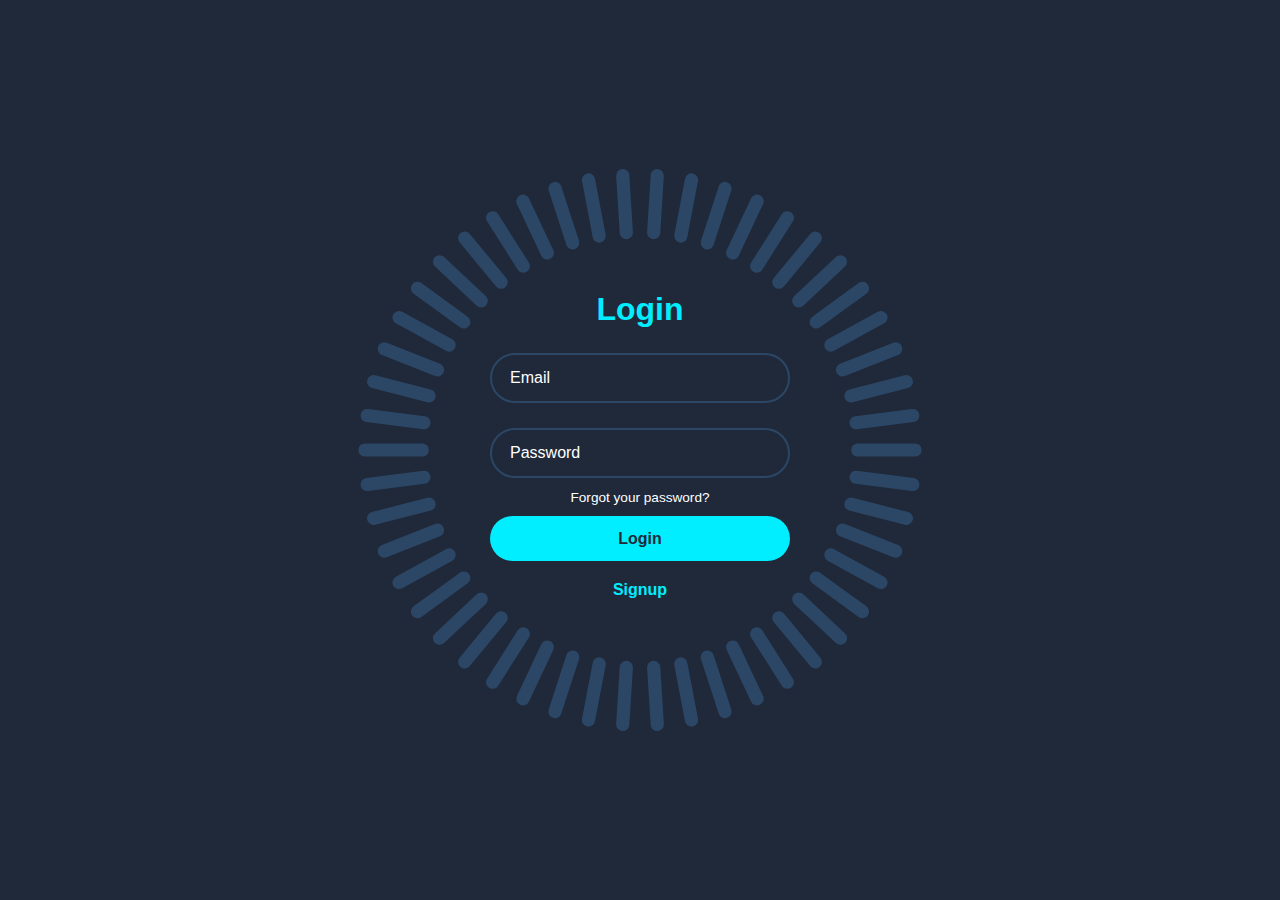
<file: .dist/codigo.html>
<!DOCTYPE html>
<html lang="en">
  <head>
    <meta charset="UTF-8" />
    <meta name="viewport" content="width=device-width, initial-scale=1.0" />
    <link rel="stylesheet" href="st.css" />

    <title>Document</title>
  </head>
  <body>
    <div class="container">
      <div class="login-box" id="login-box">
        <h2>Login</h2>
        <form>
          <div class="input-box">
            <input type="text" required />
            <label>Email</label>
          </div>
          <div class="input-box">
            <input type="password" required />
            <label>Password</label>
          </div>

          <div class="forgot-pass">
            <a href="#">Forgot your password?</a>
          </div>
          <button type="submit" class="btn">Login</button>
          <div class="signup-link">
            <a href="#">Signup</a>
          </div>
        </form>
      </div>

      <span style="--i: 0"></span>
      <span style="--i: 1"></span>
      <span style="--i: 2"></span>
      <span style="--i: 3"></span>
      <span style="--i: 4"></span>
      <span style="--i: 5"></span>
      <span style="--i: 6"></span>
      <span style="--i: 7"></span>
      <span style="--i: 8"></span>
      <span style="--i: 9"></span>
      <span style="--i: 10"></span>
      <span style="--i: 11"></span>
      <span style="--i: 12"></span>
      <span style="--i: 13"></span>
      <span style="--i: 14"></span>
      <span style="--i: 15"></span>
      <span style="--i: 16"></span>
      <span style="--i: 17"></span>
      <span style="--i: 18"></span>
      <span style="--i: 19"></span>
      <span style="--i: 20"></span>
      <span style="--i: 21"></span>
      <span style="--i: 22"></span>
      <span style="--i: 23"></span>
      <span style="--i: 24"></span>
      <span style="--i: 25"></span>
      <span style="--i: 26"></span>
      <span style="--i: 27"></span>
      <span style="--i: 28"></span>
      <span style="--i: 29"></span>
      <span style="--i: 30"></span>
      <span style="--i: 31"></span>
      <span style="--i: 32"></span>
      <span style="--i: 33"></span>
      <span style="--i: 34"></span>
      <span style="--i: 35"></span>
      <span style="--i: 36"></span>
      <span style="--i: 37"></span>
      <span style="--i: 38"></span>
      <span style="--i: 39"></span>
      <span style="--i: 40"></span>
      <span style="--i: 41"></span>
      <span style="--i: 42"></span>
      <span style="--i: 43"></span>
      <span style="--i: 44"></span>
      <span style="--i: 45"></span>
      <span style="--i: 46"></span>
      <span style="--i: 47"></span>
      <span style="--i: 48"></span>
      <span style="--i: 49"></span>

      <div class="signup-container" id="signup-container">
        <div class="signup-box" id="signup-box">
          <h2>Signup</h2>
          <form>
            <div class="input-box">
              <input type="text" required />
              <label>Email</label>
            </div>
            <div class="input-box">
              <input type="password" required />
              <label>Password</label>
            </div>
            <button type="submit" class="btn">Register</button>
          </form>
        </div>
      </div>
    </div>

    <script src="ni.js"></script>
  </body>
</html>
</file>
<file: .dist/st.css>
*{
    margin: 0;
    padding: 0;
    box-sizing: border-box;
    font-family: 'Franklin Gothic Medium', 'Arial Narrow', Arial, sans-serif;
}

body{
    display: flex;
    justify-content: center;
    align-items: center;
    min-height: 100vh;    
    background: #1f293a;

}

.container{
    position: relative;
    width: 256px;
    height: 256px;
    display: flex;
    justify-content: center;
    align-items: center;
}

.container span{
    position: absolute;
    left: 0;
    width: 32px;
    height: 6px;
    background: #2c4766;
    border-radius: 8px;
    transform-origin: 128px;
    transform: scale(2.2) rotate(calc(var(--i) * (360deg / 50)));
    animation: animateBlink 3s linear infinite;
    animation-delay: calc(var(--i) * (3s / 50));

}

@keyframes animateBlink{
    0% {
        background: #0ef;

    }

    25%{
        background: #0ef;
    }
}

.login-box{
    position: absolute;
    width: 400px;
    /* background: red; */
}

.login-box form{
    width: 100%;
    padding: 0 50px;

}

h2{
    font-size: 2em;
    color: #0ef;
    text-align: center;
}

.input-box{
    position: relative;
    margin: 25px 0;
}

.input-box input{
    width: 100%;
    height: 50px;
    background: transparent;
    border: 2px solid #2c4766;
    outline: none;
    border-radius: 40px;
    font-size: 1em;
    color: #fff;
    padding: 0 20px;
    transition: .5s ease;
}

.input-box input:focus,
.input-box input:valid {
    border-color: #0ef;
    
}

.input-box label{
    position: absolute;
    top: 50%;
    left: 20px;
    transform: translateY(-50%);
    font-size: 1em;
    color: #fff;
    pointer-events: none;
    transition: .5s ease;
}

.input-box input:focus~label,
.input-box input:valid~label {
    top: 1px;
    font-size: .8em;
    background: #1f293a;
    padding: 0 6px;
    color: #0ef;
}

.forgot-pass{
    margin: -15px 0 10px;
    text-align: center;
}

.forgot-pass a{
    font-size: .85em;
    color: #fff;
    text-decoration: none;
}

.forgot-pass a:hover {
    text-decoration: underline;
}

.btn{
    width: 100%;
    height: 45px;
    background: #0ef;
    border: none;
    outline: none;
    border-radius: 40px;
    font-size: 1em;
    color: #1f293a;
    font-weight: 600;

}


.signup-link{
    margin: 20px 0 10px;
    text-align:center;
}

.signup-link a {
    font-size: 1rem;
    color: #0ef;
    text-decoration: none;
    font-weight: 600;
}

.signup-link a:hover {
    text-decoration: underline;
}

#signup-container {
    display: none;
  }
</file>
